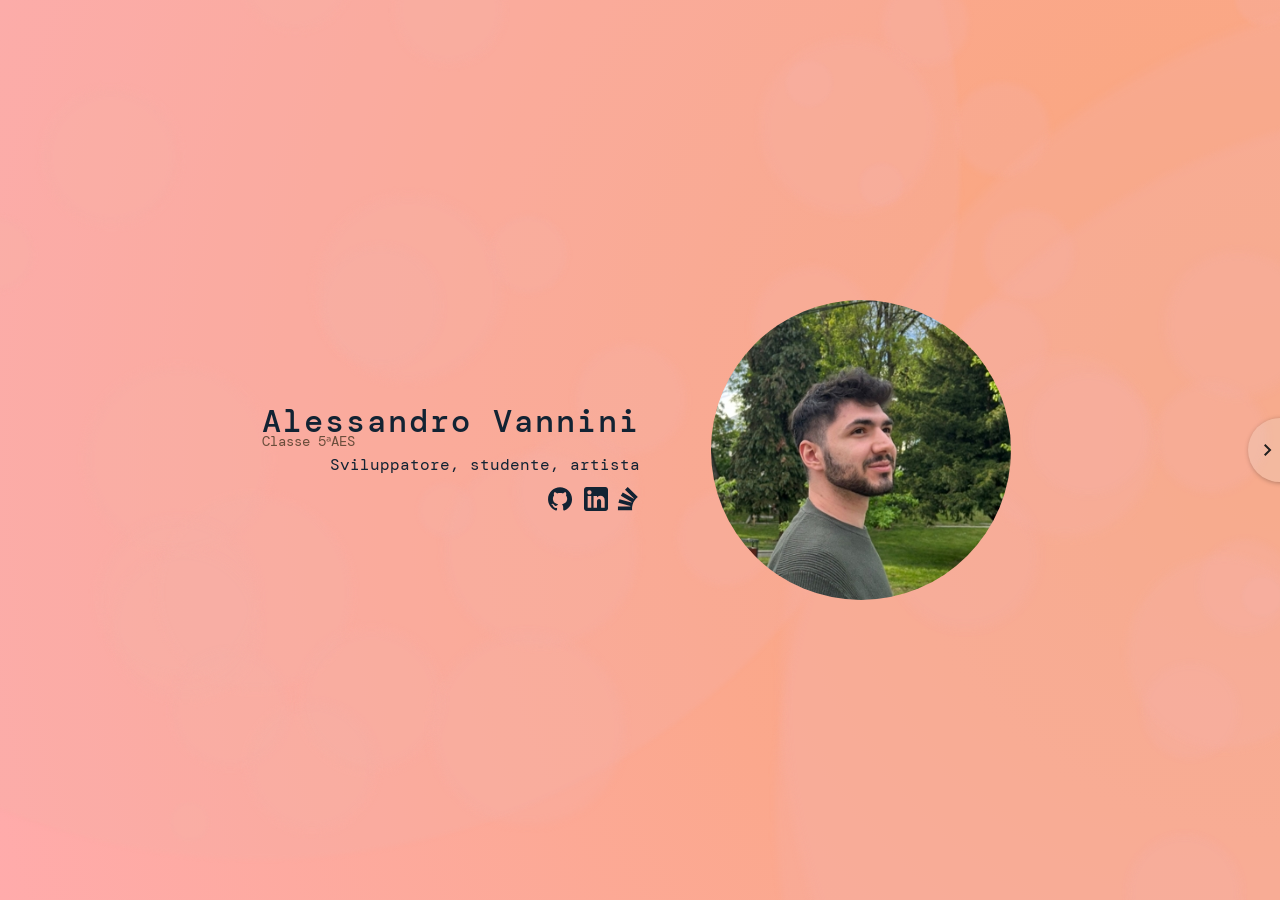
<file: index.html>
<!DOCTYPE html>
<html lang="it">
<head>
    <meta charset="UTF-8">
    <meta name="viewport" content="width=device-width, initial-scale=1" />

    <!-- Fonts -->
    <link rel="preconnect" href="https://fonts.googleapis.com">
    <link rel="preconnect" href="https://fonts.gstatic.com" crossorigin>
    <link href="https://fonts.googleapis.com/css2?family=DM+Mono:ital,wght@0,300;0,400;0,500;1,300;1,400;1,500&display=swap" rel="stylesheet">

    <title>Alessandro Vannini</title>

    <link rel="stylesheet" href="slides/slide-1.css">
    <link rel="stylesheet" href="slides/slide-2.css">
    <link rel="stylesheet" href="slides/slide-3.css">
    <link rel="stylesheet" href="slides/slide-4.css">
    <link rel="stylesheet" href="slides/slide-5.css">
    <link rel="stylesheet" href="slides/slide-6.css">
    <link rel="stylesheet" href="index.css">
</head>
<body>

<canvas></canvas>
<div id="slide"></div>

<button id="prev" class="action">
    <svg xmlns="http://www.w3.org/2000/svg" height="24px" viewBox="0 -960 960 960" width="24px" fill="#1f1f1f"><path d="M560-240 320-480l240-240 56 56-184 184 184 184-56 56Z"/></svg>
</button>
<button id="next" class="action">
    <svg xmlns="http://www.w3.org/2000/svg" height="24px" viewBox="0 -960 960 960" width="24px" fill="#1f1f1f"><path d="M504-480 320-664l56-56 240 240-240 240-56-56 184-184Z"/></svg>
</button>

<script src="dust.js"></script>
<script src="index.js"></script>
</body>
</html>
</file>
<file: slides/slide-1.css>
div#slide[data-index="1"] {
    display: grid;
    grid-template-columns: 1.25fr 1fr;
    grid-template-rows: repeat(2, 1fr);

    img {
        grid-column: 2;
        grid-row: 1 / -1;
        width: 300px;
        aspect-ratio: 1 / 1;
        border-radius: 50%;
        align-self: center;
        justify-self: flex-start;
        object-position: center;
        object-fit: cover;
    }

    ul {
        display: flex;
        align-items: center;
        justify-content: flex-end;
        gap: 0.5rem;
        margin-top: 0.5rem;
    }
    li {
        list-style: none;
    }

    a > svg {
        height: 1.5rem;
        width: 1.5rem;
    }

    a#github > svg {
        height: 2rem;
        width: 2rem;
    }

    div.infobox {
        margin-right: 10%;
        justify-self: flex-end;

        &.r1 { align-self: flex-end;  }
        &.r2 {
            align-self: flex-start;
            margin-top: 0.25rem;
        }
    }

    @media screen and (max-width: 900px) {
        grid-template-columns: 1fr;
        grid-template-rows: 2fr auto 1fr;

        img {
            grid-column: 1;
            grid-row: 1;
            align-self: flex-end;
            margin-bottom: 2rem;
        }

        div.infobox {
            margin: 0;
        }

        div.infobox, img {
            justify-self: center;
        }

        ul {
            justify-content: center;
        }
    }

    @media screen and (max-width: 400px) {
        h1, p {
            text-align: center;
        }
    }
}
</file>
<file: slides/slide-2.css>
div#slide[data-index="2"] {
    display: grid;
    grid-template-columns: 1.5fr 1fr;
    grid-template-rows: repeat(2, 1fr);

    & > :first-child {
        align-self: flex-end;
    }
    & > div.infobox {
        margin-left: 20%;
    }

    h1 {
        margin-bottom: 2em;
    }

    & > div#placeholder-column {
        grid-column: 2;
        grid-row: 1 / -1;
    }

    @media screen and (max-width: 900px) {
        display: flex;
        flex-direction: column;
        padding-top: 4rem;
        gap: 1rem;

        & > div#placeholder-column {
            display: none;
        }

        & > div.infobox {
            grid-column: 1 / -1;
            grid-row: 1;
            justify-self: center;
            align-self: center;
            margin: 0 5rem;
        }

        h1 {
            margin-bottom: 1em;
        }
    }

    @media screen and (max-width: 600px) {
        & > div.infobox {
            margin: 0 2rem;
        }
    }
}
</file>
<file: slides/slide-3.css>
div#slide[data-index="3"] {
    display: grid;
    grid-template-columns: 1.5fr 1fr;
    grid-template-rows: repeat(2, 1fr);

    h1 {
        margin-bottom: 2em;
    }

    & > :first-child {
        align-self: flex-end;
        margin-bottom: 1em;
    }

    & > div.infobox {
        margin-left: 20%;
        grid-column: 1;
    }

    & > div#placeholder-column {
        grid-column: 2;
        grid-row: 1 / -1;
    }

    @media screen and (max-width: 1000px) {
        display: flex;
        flex-direction: column;
        padding-top: 4rem;
        padding-bottom: 2rem;
        gap: 1rem;

        & > div.infobox {
            margin: 0 10%;
        }

        h1 {
            margin-bottom: 1em;
        }
    }
}
</file>
<file: slides/slide-4.css>
div#slide[data-index="4"] {
    display: grid;
    grid-template-columns: 1.5fr 1fr;
    grid-template-rows: repeat(2, 1fr);

    h1 {
        margin-bottom: 2em;
    }

    & > :first-child {
        align-self: flex-end;
        margin-bottom: 1em;
    }

    & > div.infobox {
        margin-left: 20%;
        grid-column: 1;
    }

    & > div#placeholder-column {
        grid-column: 2;
        grid-row: 1 / -1;
    }

    @media screen and (max-width: 1000px) {
        display: flex;
        flex-direction: column;
        padding-top: 4rem;
        gap: 1rem;

        & > div.infobox {
            margin: 0 10%;
        }

        h1 {
            margin-bottom: 1em;
        }
    }
}
</file>
<file: slides/slide-5.css>
div#slide[data-index="5"] {
    display: grid;
    grid-template-columns: 1fr 1fr;
    grid-template-rows: 1fr auto 1fr;


    h1 {
        margin-bottom: 2em;
    }

    & > :first-child, :nth-child(2) {
        align-self: flex-end;
    }

    & > :first-child {
        margin-bottom: 1em;
    }

    & > :last-child {
        grid-column: 1;
        grid-row: 3;
    }

    & > div.infobox {
        margin-left: 20%;
    }

    & > :nth-child(2) {
        margin-left: 10% !important;
        margin-right: 20%;
        grid-column: 2;
        grid-row: 2;
    }

    p.subtitle {
        text-align: end;
    }

    @media screen and (max-width: 1000px) {
        display: flex;
        flex-direction: column;
        justify-content: flex-start;
        padding-top: 4rem;
        padding-bottom: 2rem;
        gap: 1rem;

        & > div.infobox {
            margin: 0 10%;
        }

        h1 {
            margin-bottom: 1em;
        }
    }
}
</file>
<file: slides/slide-6.css>
div#slide[data-index="6"] {
    display: flex;
    flex-direction: column;
    justify-content: center;

    h1 {
        margin-bottom: 2em;
    }

    div.infobox {
        margin-left: 10%;
        max-width: 60%;
    }

    @media screen and (max-width: 1000px) {
        justify-content: flex-start;
        padding-top: 4rem;

        div.infobox {
            max-width: unset;
            margin: 0 10%;
        }
    }
}
</file>
<file: index.css>
html {
    --background: radial-gradient(circle at right, lch(75.38 48.28 54.85), lch(78.41 34.41 22.79));
    --text-color: #122333;
    --text-color-secondary: #6a4d3b;
    --dust-color: rgb(246 177 165 / 0.3);
    --keyword-gradient: linear-gradient(to right, lch(24% 60 19), lch(24% 80 309));
}

html.green {
    --background: radial-gradient(circle at right, lch(76.39% 80.18 132.97), lch(85.94% 44.65 79.26));
    --text-color: #122333;
    --text-color-secondary: #6a4d3b;
    --dust-color: rgb(226 255 140 / 0.2);
    --keyword-gradient: linear-gradient(to right, lch(39.69% 101.07 314.99), lch(25.96% 112.6 302.77));
}

html.cyan {
    --background: radial-gradient(circle at right, lch(74.33% 38.06 249.76), lch(95.63% 43.08 124));
    --text-color: #122333;
    --text-color-secondary: #7c5c27;
    --dust-color: rgb(176 255 198 / 0.2);
    --keyword-gradient: linear-gradient(to right, lch(28.21% 117 302.22), lch(37.76% 113.51 308.3));
}

@media screen and (max-width: 1000px) {
    html {
        --background: radial-gradient(circle at bottom right, lch(75.38 48.28 54.85), lch(78.41 34.41 22.79));
    }

    html.green {
        --background: radial-gradient(circle at bottom right, lch(76.39% 80.18 132.97), lch(85.94% 44.65 79.26));
    }

    html.cyan {
        --background: radial-gradient(circle at bottom right, lch(74.33% 38.06 249.76), lch(95.63% 43.08 124));
    }
}

* {
    box-sizing: border-box;
    margin: 0;
    padding: 0;
    font-family: "DM Mono", monospace;
}

canvas {
    position: absolute;
    inset: 0;
    z-index: -1;
}

html {
    color: var(--text-color);
    overflow-x: hidden;
    overflow-y: scroll;
}

html.dyslexia {
    * {
        font-family: Verdana, Helvetica, sans-serif;
    }
}

h1 {
    font-weight: 500;
    letter-spacing: 2px;
    line-height: 1.5rem;
}

p {
    font-weight: 400;
}

body {
    background: var(--background);
}

div#slide {
    position: relative;
    width: 100vw;
    height: 100vh;
}

span.keyword {
    background: var(--keyword-gradient);
    font-weight: 500;
    -webkit-background-clip: text;
    -webkit-text-fill-color: transparent;
}

button.action {
    position: absolute;
    z-index: 1;
    top: 50%;
    box-shadow: 1px 1px 5px rgba(0, 0, 0, 0.3);
    background: rgb(218 248 242 / 0.18);
    border: none;
    display: inline-flex;

    align-items: center;
    width: 4rem;
    height: 4rem;
    padding: 0.5rem;
    border-radius: 50%;

    &#prev {
        left: 0;
        transform: translate(-50%, -50%);
        justify-content: flex-end;
    }
    &#next {
        right: 0;
        transform: translate(50%, -50%);
        justify-content: flex-start;
    }
}

p.subtitle {
    color: var(--text-color-secondary);
    font-size: 0.85rem;
}

@media screen and (max-width: 800px) {
    body {
        display: grid;
        grid-template-rows: 1fr auto auto;
        grid-template-columns: 1fr 1fr;
        height: 100vh;
    }

    h1 {
        line-height: 2rem;
    }

    div#slide {
        grid-column: 1 / -1;
        height: 100%;
        overflow-x: hidden;
        overflow-y: scroll;
    }

    button.action {
        position: initial;
        align-self: center;
        justify-self: center;
        transform: none !important;
        justify-content: center !important;
        margin: 0.5rem 10%;

        &#prev { justify-self: flex-start; grid-column: 1 }
        &#next { justify-self: flex-end; grid-column: 2 }
    }
}
</file>
